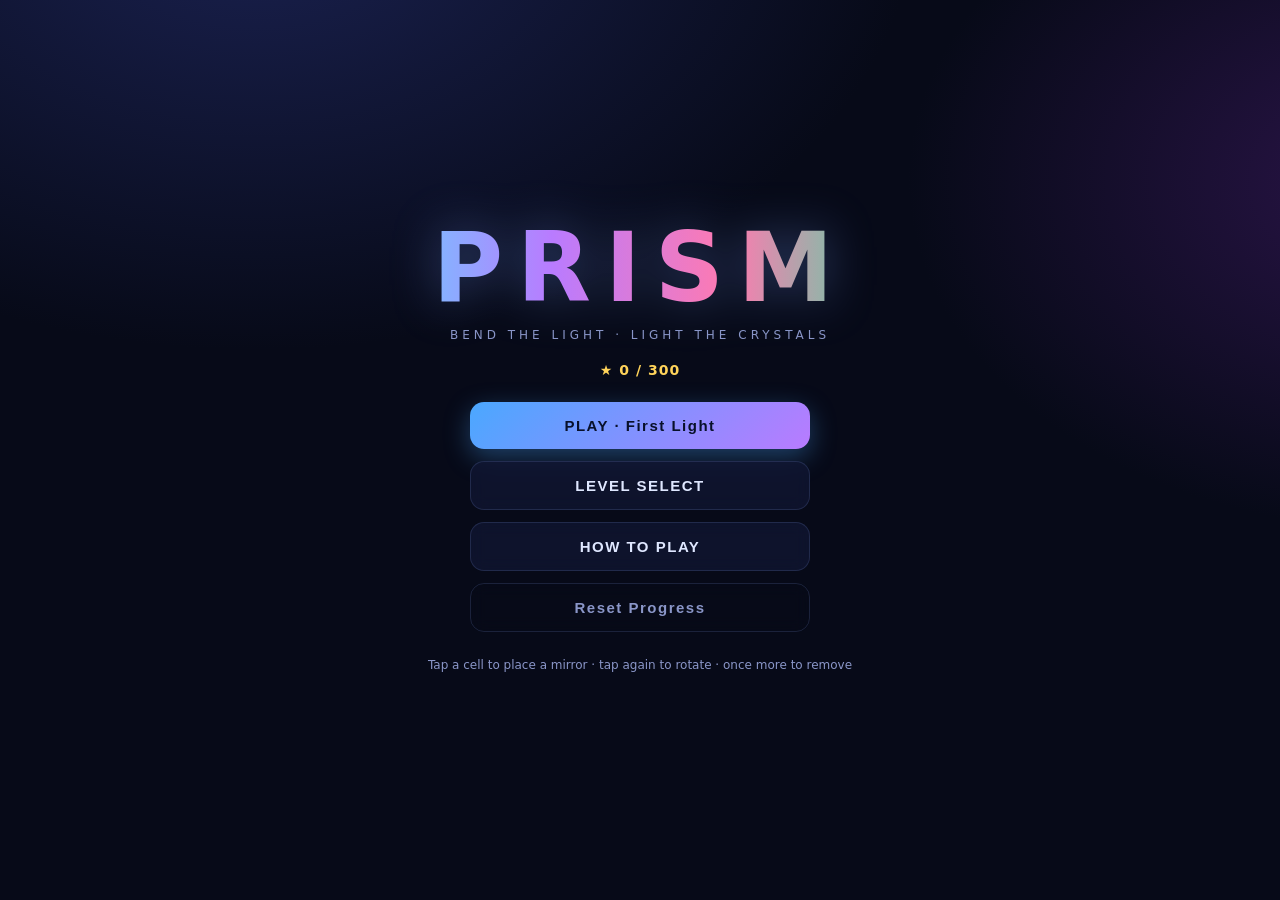
<file: index.html>
<!DOCTYPE html>
<html lang="en">
<head>
  <meta charset="UTF-8" />
  <meta name="viewport" content="width=device-width, initial-scale=1.0, maximum-scale=1.0, user-scalable=no, viewport-fit=cover" />
  <meta name="theme-color" content="#070a18" />
  <meta name="apple-mobile-web-app-capable" content="yes" />
  <meta name="mobile-web-app-capable" content="yes" />
  <title>PRISM — Light Puzzle</title>
  <link rel="stylesheet" href="css/style.css" />
</head>
<body>
  <div id="app">

    <!-- MENU -->
    <section id="screen-menu" class="screen">
      <div class="menu-inner">
        <div class="logo">
          <h1>PRISM</h1>
          <p class="tagline">bend the light · light the crystals</p>
        </div>
        <div class="menu-stars">★ <span id="total-stars">0 / 144</span></div>
        <div class="menu-buttons">
          <button id="btn-continue" class="btn btn-primary" data-idx="0">PLAY</button>
          <button id="btn-play" class="btn">LEVEL SELECT</button>
          <button id="btn-help" class="btn">HOW TO PLAY</button>
          <button id="btn-reset-progress" class="btn btn-ghost">Reset Progress</button>
        </div>
        <p class="hint-text">Tap a cell to place a mirror · tap again to rotate · once more to remove</p>
      </div>
    </section>

    <!-- LEVEL SELECT -->
    <section id="screen-levels" class="screen">
      <header class="topbar">
        <button id="btn-levels-back" class="icon-btn">‹</button>
        <h2>LEVELS</h2>
        <div class="topbar-stars">★ <span id="levels-stars">0 / 96</span></div>
      </header>
      <div id="level-grid" class="level-grid"></div>
    </section>

    <!-- GAME -->
    <section id="screen-game" class="screen">
      <header class="topbar game-bar">
        <button id="btn-quit" class="icon-btn">‹</button>
        <div class="level-meta">
          <span id="world-tag" class="world-tag">World 1</span>
          <span id="level-name" class="level-name">Level</span>
        </div>
        <button id="btn-mute" class="icon-btn">🔊</button>
      </header>

      <div class="hud">
        <div id="mirror-pill" class="pill"><span class="pill-ico">◇</span> Mirrors <b id="mirror-count">0/0</b></div>
        <div class="pill"><span class="pill-ico">◆</span> Lit <b id="target-count">0/0</b></div>
        <div class="pill"><span class="pill-ico">⚡</span> Taps <b id="tap-count">0</b> <i>· par <span id="par-count">0</span></i></div>
      </div>

      <div class="board-wrap">
        <canvas id="board"></canvas>
      </div>

      <div class="controls">
        <button id="btn-reset" class="btn btn-small">↺ Reset</button>
        <button id="btn-hint" class="btn btn-small btn-ghost">💡 Hint</button>
      </div>
    </section>

    <!-- HELP MODAL -->
    <div id="modal-help" class="modal">
      <div class="modal-card help-card">
        <h2>HOW TO PLAY</h2>
        <p class="help-goal">Guide light from each <b>source</b> into every <b>crystal</b>, matching its colour.
          Tap a cell to drop a mirror <b>╱</b>, tap again to flip it <b>╲</b>, once more to remove it.</p>
        <div class="legend">
          <div class="leg"><span class="ic" style="color:#eaf6ff">◉</span><div><b>Source</b> — fires a white beam.</div></div>
          <div class="leg"><span class="ic" style="color:#4aa8ff">◆</span><div><b>Crystal</b> — light it with its exact colour.</div></div>
          <div class="leg"><span class="ic" style="color:#fff">╱</span><div><b>Mirror</b> — you place these; bends the beam 90°.</div></div>
          <div class="leg"><span class="ic" style="color:#8aa0d8">▦</span><div><b>Wall</b> — blocks light.</div></div>
          <div class="leg"><span class="ic" style="color:#ff5a78">▣</span><div><b>Gel</b> — tints white to R/G/B. The wrong colour is absorbed — the beam dies. You can't re-tint.</div></div>
          <div class="leg"><span class="ic" style="color:#cfe6ff">◇</span><div><b>Splitter</b> — turns one beam into two.</div></div>
          <div class="leg"><span class="ic" style="color:#fff">✦</span><div><b>Bleach</b> — washes a beam back to white.</div></div>
          <div class="leg"><span class="ic prism-ic">▲</span><div><b>Prism</b> — splits white: red bends left, green goes straight, blue bends right.</div></div>
          <div class="leg"><span class="ic" style="color:#ffd35a">▯</span><div><b>Gate</b> — a coloured door. Opens only for a beam of its exact colour; anything else is blocked.</div></div>
          <div class="leg"><span class="ic" style="color:#b97bff">◎</span><div><b>Portal</b> — a wormhole. A beam entering one mouth leaves its twin, still heading the same way.</div></div>
          <div class="leg"><span class="ic" style="color:#ff5a78">✷</span><div><b>Void</b> — the abyss. If ANY beam touches it, the whole run fails. Let nothing stray in.</div></div>
        </div>
        <p class="help-mix"><b>Mixing:</b> a crystal adds up all light it receives.
          <span style="color:#ff5a78">red</span>+<span style="color:#4aa8ff">blue</span>=<span style="color:#c66bff">purple</span>,
          <span style="color:#ff5a78">red</span>+<span style="color:#41e0a3">green</span>=<span style="color:#ffd35a">yellow</span>,
          <span style="color:#41e0a3">green</span>+<span style="color:#4aa8ff">blue</span>=<span style="color:#38e6e6">cyan</span>,
          all three = <span style="color:#eaf6ff">white</span>. A stray ray ruins the mix.</p>
        <div class="modal-buttons">
          <button id="btn-help-close" class="btn btn-small btn-primary">Got it</button>
        </div>
      </div>
    </div>

    <!-- WIN MODAL -->
    <div id="modal-win" class="modal">
      <div id="win-card" class="modal-card win-card">
        <div class="win-rays"></div>
        <h2 id="win-title">SOLVED</h2>
        <p id="win-flavor" class="win-flavor">Clean lines.</p>
        <div id="win-stars" class="stars-row">
          <span class="star">★</span><span class="star">★</span><span class="star">★</span>
        </div>
        <p id="win-perfect" class="win-perfect">PERFECT</p>
        <p class="win-stats">Taps <b id="win-taps">0</b> · Par <b id="win-par">0</b></p>
        <div class="modal-buttons">
          <button id="btn-replay" class="btn btn-small btn-ghost">↺ Replay</button>
          <button id="btn-win-levels" class="btn btn-small btn-ghost">≡ Levels</button>
          <button id="btn-next" class="btn btn-small btn-primary">Next ›</button>
        </div>
      </div>
    </div>

  </div>

  <script src="js/engine.js"></script>
  <script src="js/levels.js"></script>
  <script src="js/audio.js"></script>
  <script src="js/render.js"></script>
  <script src="js/game.js"></script>
</body>
</html>
</file>
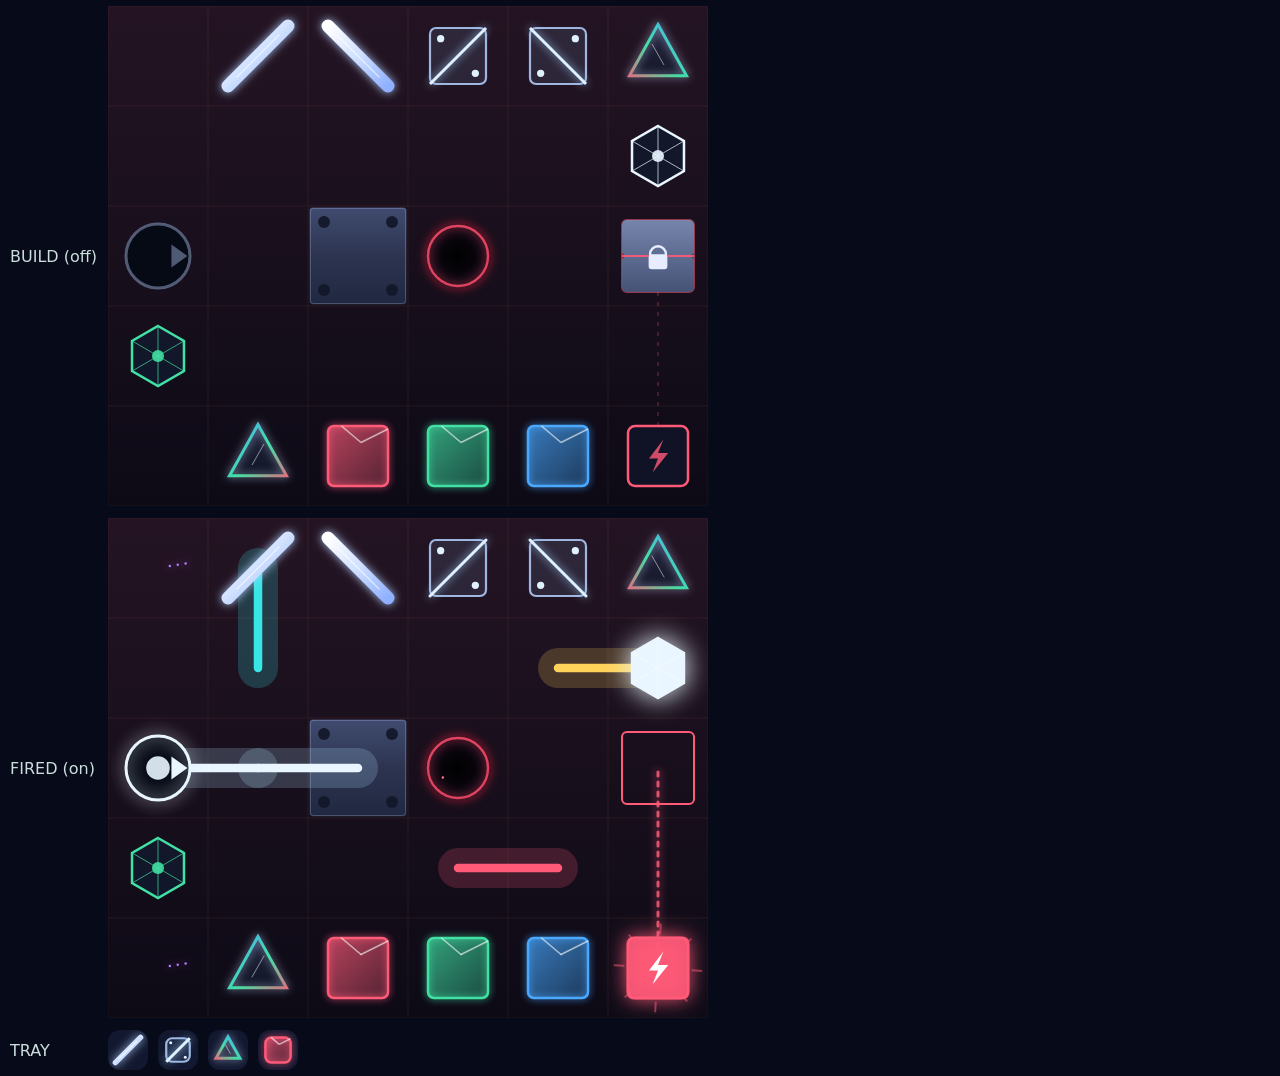
<file: arttest.html>
<!DOCTYPE html><html><head><meta charset="utf-8"/>
<style>body{margin:0;background:#070a18;font-family:system-ui;color:#cdd}
.row{display:flex;gap:8px;align-items:center;padding:6px 10px}
canvas{background:#070a18}</style></head><body>
<div class="row"><div style="width:90px">BUILD (off)</div><canvas id="a" width="600" height="500"></canvas></div>
<div class="row"><div style="width:90px">FIRED (on)</div><canvas id="b" width="600" height="500"></canvas></div>
<div class="row"><div style="width:90px">TRAY</div><span id="tray" style="display:flex;gap:10px"></span></div>
<script src="js/engine2.js"></script>
<script src="js/render2.js"></script>
<script>
const level = { world:1, w:6, h:5,
  sources:[{x:0,y:2,dir:1}],
  targets:[{x:5,y:1,mask:7},{x:0,y:3,mask:2}],
  switches:[{x:5,y:4,mask:4,door:'A'}],
  doors:[{x:5,y:2,door:'A'}],
  teleporters:[{x:0,y:0,pair:'p'},{x:0,y:4,pair:'p'}],
  voids:[[3,2]],
  walls:[[2,2]],
};
const placed=[
  {type:'mirror',x:1,y:0,orient:'/'},{type:'mirror',x:2,y:0,orient:'\\'},
  {type:'splitter',x:3,y:0,orient:'/'},{type:'splitter',x:4,y:0,orient:'\\'},
  {type:'prism',x:5,y:0,orient:'/'},{type:'prism',x:1,y:4,orient:'\\'},
  {type:'filter',x:2,y:4,color:4},{type:'filter',x:3,y:4,color:2},{type:'filter',x:4,y:4,color:1},
];
const fakeSim={ segments:[
  {x1:0.5,y1:2.5,x2:1.5,y2:2.5,mask:7},{x1:1.5,y1:2.5,x2:2.5,y2:2.5,mask:7},
  {x1:3.5,y1:3.5,x2:4.5,y2:3.5,mask:4},{x1:4.5,y1:1.5,x2:5.5,y2:1.5,mask:6},
  {x1:1.5,y1:0.5,x2:1.5,y2:1.5,mask:3} ],
  switchStatus:[{x:5,y:4,on:true}], openDoors:new Set(['A']),
  targetStatus:[{x:5,y:1,lit:true},{x:0,y:3,lit:false}] };
const ra=new Renderer2(document.getElementById('a'));
const rb=new Renderer2(document.getElementById('b'));
ra.layout(level); rb.layout(level);
function loop(){ ra.draw(level,placed,null,{}); rb.draw(level,placed,fakeSim,{}); requestAnimationFrame(loop);} loop();
// tray icons
['mirror','splitter','prism','filter'].forEach(tt=>{const c=document.createElement('canvas');c.style.width='40px';c.style.height='40px';c.style.background='#12182f';c.style.borderRadius='12px';Renderer2.pieceIcon(c,tt,4);document.getElementById('tray').appendChild(c);});
</script></body></html>
</file>
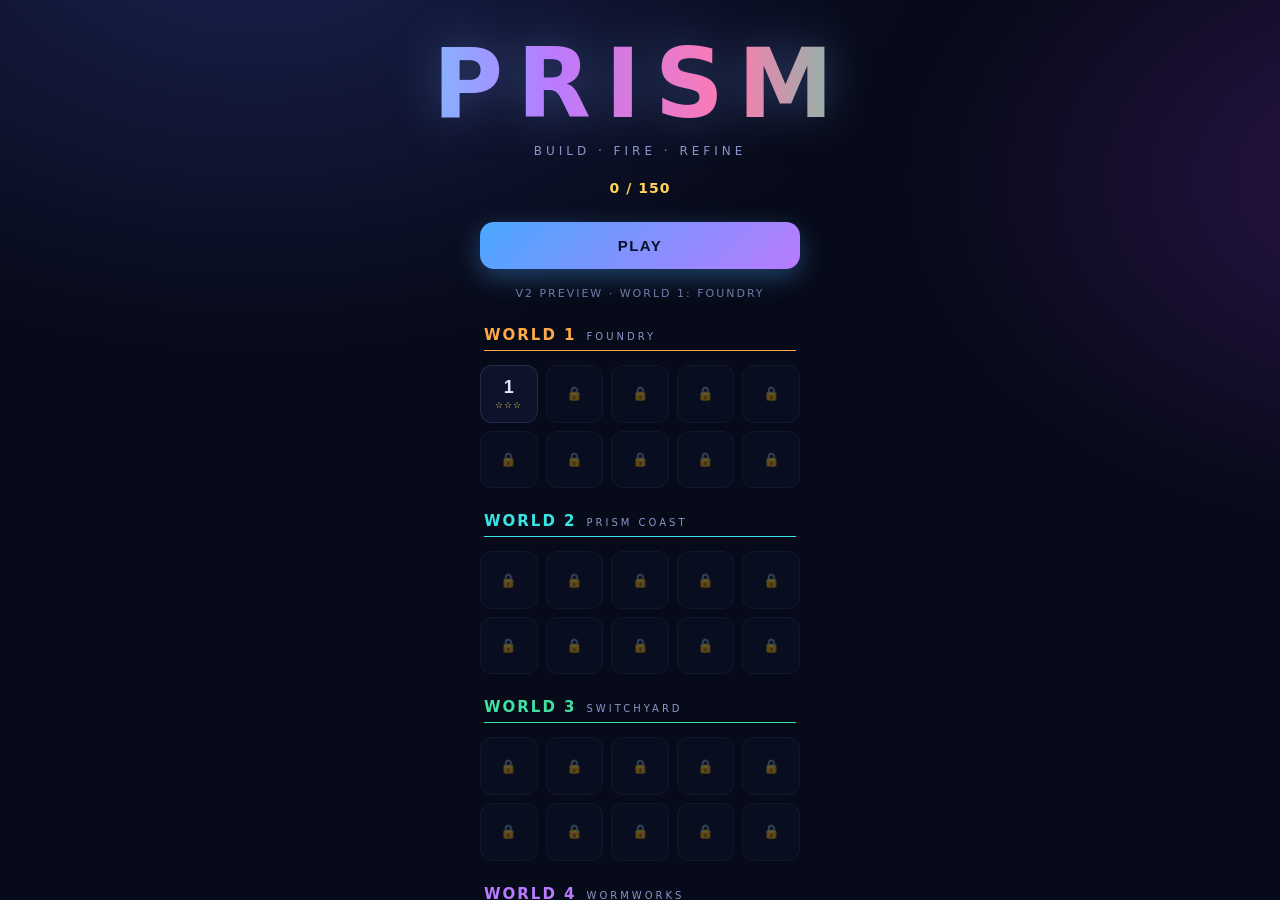
<file: prism2.html>
<!DOCTYPE html>
<html lang="en">
<head>
  <meta charset="UTF-8" />
  <meta name="viewport" content="width=device-width, initial-scale=1.0, maximum-scale=1.0, user-scalable=no, viewport-fit=cover" />
  <meta name="theme-color" content="#070a18" />
  <title>PRISM v2 — Build &amp; Fire</title>
  <link rel="stylesheet" href="css/v2base.css?b=2" />
  <link rel="stylesheet" href="css/style2.css?b=2" />
</head>
<body>
  <div id="app">
    <!-- MENU -->
    <section id="screen-menu2" class="screen screen2 active">
      <div class="menu-inner">
        <div class="logo"><h1>PRISM</h1></div>
        <div class="tagline">build · fire · refine</div>
        <div class="menu-stars" id="menu-stars2">0 / 0</div>
        <div class="menu-buttons">
          <button class="btn btn-primary" id="btn-play2">PLAY</button>
        </div>
        <div class="v2-badge">v2 preview · World 1: Foundry</div>
        <div class="level-grid2" id="level-grid2"></div>
      </div>
    </section>

    <!-- GAME -->
    <section id="screen-game2" class="screen screen2">
      <div class="topbar">
        <button class="icon-btn" id="btn-quit2">‹</button>
        <div class="level-meta"><span class="world-tag" id="lvl-par2">PAR 1</span><span class="level-name" id="lvl-name2">—</span></div>
        <div style="width:42px"></div>
      </div>
      <div class="hud">
        <div class="pill"><span class="pill-ico">◆</span> pieces <b id="pieces-stat">0 / 0</b></div>
        <div class="pill"><span class="pill-ico">⚡</span> fires <b id="fires-stat">0</b></div>
      </div>
      <div class="board-wrap"><canvas id="board2"></canvas></div>
      <div class="tray" id="tray2"></div>
      <div class="controls">
        <button class="btn btn-small btn-ghost" id="btn-clear2">CLEAR</button>
        <button class="btn btn-fire" id="btn-fire">⚡ FIRE</button>
      </div>
    </section>

    <!-- WIN -->
    <div class="modal" id="modal-win2">
      <div class="modal-card win-card" id="win-card2">
        <div class="win-rays"></div>
        <h2 id="win2-title">SOLVED</h2>
        <div class="stars-row" id="win2-stars"><span class="s star">★</span><span class="s star">★</span><span class="s star">★</span></div>
        <p class="win-stats" id="win2-stats"></p>
        <div class="modal-buttons">
          <button class="btn btn-small btn-ghost" id="btn-levels2">LEVELS</button>
          <button class="btn btn-small" id="btn-replay2">REPLAY</button>
          <button class="btn btn-small btn-primary" id="btn-next2">NEXT</button>
        </div>
      </div>
    </div>
  </div>

  <script src="js/engine2.js?b=2"></script>
  <script src="js/levels2.js?b=2"></script>
  <script src="js/audio.js?b=2"></script>
  <script src="js/render2.js?b=2"></script>
  <script src="js/game2.js?b=2"></script>
</body>
</html>
</file>
<file: css/style.css>
:root {
  --bg: #070a18;
  --bg2: #0c1130;
  --panel: rgba(18, 24, 54, 0.7);
  --line: rgba(120, 150, 220, 0.18);
  --text: #dfe7ff;
  --muted: #8a96c8;
  --accent: #4aa8ff;
  --accent2: #b97bff;
  --good: #41e0a3;
  --gold: #ffd35a;
}

* { box-sizing: border-box; -webkit-tap-highlight-color: transparent; }
html, body { margin: 0; height: 100%; }
body {
  font-family: -apple-system, BlinkMacSystemFont, "Segoe UI", system-ui, sans-serif;
  color: var(--text);
  background:
    radial-gradient(1200px 800px at 20% -10%, #1a2150 0%, transparent 55%),
    radial-gradient(1000px 700px at 110% 20%, #2a1448 0%, transparent 50%),
    var(--bg);
  overflow: hidden;
  user-select: none;
  -webkit-user-select: none;
}

#app { position: relative; height: 100vh; height: 100dvh; max-width: 560px; margin: 0 auto; }

.screen {
  position: absolute; inset: 0;
  display: none; flex-direction: column;
  padding: max(16px, env(safe-area-inset-top)) 16px max(16px, env(safe-area-inset-bottom));
  animation: fade .28s ease;
}
.screen.active { display: flex; }
@keyframes fade { from { opacity: 0; transform: translateY(6px) scale(.995); } to { opacity: 1; transform: none; } }
body.reduced-motion .screen { animation: none; }

/* ---------- MENU ---------- */
.menu-inner { margin: auto; width: 100%; text-align: center; }
.logo h1 {
  font-size: clamp(56px, 18vw, 96px);
  margin: 0; letter-spacing: 14px; font-weight: 800;
  background: linear-gradient(90deg, #6ad0ff, #b97bff, #ff7ab0, #41e0a3);
  -webkit-background-clip: text; background-clip: text; color: transparent;
  filter: drop-shadow(0 0 24px rgba(120, 160, 255, .35));
  animation: hue 8s linear infinite;
}
@keyframes hue { to { filter: drop-shadow(0 0 24px rgba(120,160,255,.35)) hue-rotate(360deg); } }
body.reduced-motion .logo h1 { animation: none; }
.tagline { color: var(--muted); letter-spacing: 4px; text-transform: uppercase; font-size: 12px; margin-top: 4px; }
.menu-stars { margin: 20px 0 24px; color: var(--gold); font-weight: 700; letter-spacing: 1px; }
.menu-buttons { display: flex; flex-direction: column; gap: 12px; max-width: 340px; margin: 0 auto; }
.menu-row { display: flex; gap: 12px; }
.menu-row .btn { flex: 1; }
.hint-text { color: var(--muted); font-size: 12px; margin-top: 24px; line-height: 1.6; padding: 0 10px; }

/* ---------- BUTTONS ---------- */
.btn {
  border: 1px solid var(--line); background: var(--panel); color: var(--text);
  padding: 15px 18px; border-radius: 14px; font-size: 15px; font-weight: 700;
  letter-spacing: 1.5px; cursor: pointer; backdrop-filter: blur(8px);
  transition: transform .08s ease, box-shadow .2s ease, background .2s ease;
}
.btn:active { transform: scale(.96); }
.btn-primary {
  background: linear-gradient(135deg, var(--accent), var(--accent2));
  border: none; color: #08102a; box-shadow: 0 8px 26px rgba(74, 168, 255, .35);
}
.btn-ghost { background: transparent; color: var(--muted); }
.btn-small { padding: 12px 16px; font-size: 13px; border-radius: 12px; }

.icon-btn {
  width: 42px; height: 42px; border-radius: 12px; border: 1px solid var(--line);
  background: var(--panel); color: var(--text); font-size: 22px; cursor: pointer;
  display: grid; place-items: center; line-height: 1;
}
.icon-btn:active { transform: scale(.92); }

/* ---------- TOPBAR ---------- */
.topbar { display: flex; align-items: center; justify-content: space-between; gap: 10px; margin-bottom: 8px; }
.topbar h2 { margin: 0; letter-spacing: 6px; font-size: 18px; }
.topbar-stars, .menu-stars { color: var(--gold); font-weight: 700; font-size: 14px; }
.level-meta { text-align: center; flex: 1; overflow: hidden; }
.world-tag { display: block; font-size: 10px; letter-spacing: 2px; color: var(--muted); text-transform: uppercase; }
.level-name { display: block; font-size: 16px; font-weight: 700; letter-spacing: 2px; }

/* ---------- WORLD LIST ---------- */
.world-list { overflow-y: auto; padding: 8px 2px 30px; flex: 1; display: flex; flex-direction: column; gap: 12px; }
.world-card {
  position: relative; text-align: left; border: 1px solid var(--line); border-radius: 16px;
  background: var(--panel); padding: 16px 16px; cursor: pointer; overflow: hidden;
  transition: transform .08s ease, box-shadow .2s ease, border-color .2s ease;
  border-left: 4px solid var(--wc, #4aa8ff);
}
.world-card:active { transform: scale(.985); }
.world-card .wc-num { font-size: 11px; letter-spacing: 3px; color: var(--muted); }
.world-card .wc-name { font-size: 20px; font-weight: 800; letter-spacing: 2px; margin: 2px 0 4px; color: #fff; }
.world-card .wc-mech { font-size: 12px; color: var(--muted); }
.world-card .wc-stars { position: absolute; top: 16px; right: 16px; color: var(--gold); font-size: 13px; font-weight: 700; }
.world-card .wc-bar { height: 6px; border-radius: 999px; background: rgba(255,255,255,.08); margin-top: 12px; overflow: hidden; }
.world-card .wc-fill { height: 100%; border-radius: 999px; background: var(--wc, #4aa8ff); width: 0; transition: width .4s ease; }
.world-card.locked { opacity: .5; cursor: default; }
.world-card.locked .wc-name::after { content: " 🔒"; font-size: 14px; }
.world-card.done { box-shadow: 0 0 0 1px var(--wc, #4aa8ff) inset, 0 8px 26px rgba(0,0,0,.25); }
.world-card .wc-check { position: absolute; top: 14px; right: 16px; color: var(--wc); font-size: 16px; }

/* ---------- LEVEL GRID ---------- */
.levels-sub { color: var(--muted); font-size: 12px; margin: 0 4px 10px; letter-spacing: 1px; text-transform: uppercase; }
.level-grid { overflow-y: auto; padding: 4px 2px 30px; flex: 1;
  display: grid; grid-template-columns: repeat(4, 1fr); gap: 10px; align-content: start; }
.level-btn {
  aspect-ratio: 1; border-radius: 14px; border: 1px solid var(--line);
  background: var(--panel); color: var(--text); cursor: pointer;
  display: flex; flex-direction: column; align-items: center; justify-content: center; gap: 4px;
  transition: transform .08s ease, box-shadow .2s ease;
}
.level-btn:active { transform: scale(.94); }
.level-btn .num { font-size: 22px; font-weight: 800; }
.level-btn .lvstars { font-size: 11px; color: var(--gold); letter-spacing: 1px; }
.level-btn.locked { opacity: .4; cursor: default; }
.level-btn.done { border-color: color-mix(in srgb, var(--accent) 50%, var(--line)); }
.level-btn.locked .lock { font-size: 20px; }
.level-btn:not(.locked):hover { box-shadow: 0 6px 20px rgba(74,168,255,.25); }

/* ---------- GAME ---------- */
.hud { display: flex; gap: 8px; justify-content: center; flex-wrap: wrap; margin: 6px 0 8px; }
.pill {
  background: var(--panel); border: 1px solid var(--line); border-radius: 999px;
  padding: 7px 13px; font-size: 12px; color: var(--muted); letter-spacing: .5px;
  display: flex; align-items: center; gap: 6px;
}
.pill b { color: var(--text); font-size: 13px; }
.pill i { color: var(--muted); font-style: normal; opacity: .8; }
.pill-ico { opacity: .8; }
.pill.flash { animation: flash .4s ease; }
@keyframes flash { 0%,100% { background: var(--panel); } 30% { background: rgba(255,90,120,.35); border-color: #ff5a78; } }

.board-wrap { flex: 1; display: flex; min-height: 0; padding: 6px 0; }
#board { width: 100%; height: 100%; touch-action: manipulation; }
#board.hinting { animation: hintpulse 1.4s ease; }
@keyframes hintpulse { 0%,100% { filter: none; } 50% { filter: drop-shadow(0 0 18px rgba(120,200,255,.6)); } }
body.reduced-motion #board.hinting { animation: none; }

.controls { display: flex; gap: 10px; justify-content: center; padding-top: 8px; }

/* ---------- MODALS ---------- */
.modal {
  position: absolute; inset: 0; display: none; place-items: center;
  background: rgba(4, 6, 16, .72); backdrop-filter: blur(6px); z-index: 20; padding: 20px;
}
.modal.show { display: grid; animation: fade .25s ease; }
.modal-card {
  width: 100%; max-width: 340px; text-align: center;
  background: linear-gradient(160deg, rgba(30,38,80,.9), rgba(16,20,46,.95));
  border: 1px solid var(--line); border-radius: 22px; padding: 28px 22px;
  box-shadow: 0 30px 80px rgba(0,0,0,.5);
  animation: pop .35s cubic-bezier(.2,1.4,.4,1);
}
body.reduced-motion .modal-card { animation: none; }
@keyframes pop { from { transform: scale(.85); opacity: 0; } to { transform: none; opacity: 1; } }
.modal-card h2 { margin: 0 0 14px; letter-spacing: 6px; font-size: 26px;
  background: linear-gradient(90deg,#6ad0ff,#41e0a3); -webkit-background-clip: text; background-clip: text; color: transparent; }
.stars-row { display: flex; justify-content: center; gap: 14px; margin: 6px 0 14px; }
.stars-row .star { font-size: 44px; color: rgba(255,255,255,.12); transition: transform .3s, color .3s, text-shadow .3s; }
.stars-row .star.on { color: var(--gold); text-shadow: 0 0 22px rgba(255,211,90,.8); transform: scale(1.18) rotate(-6deg); }

/* help / legend */
.help-card { max-width: 440px; text-align: left; max-height: 88vh; overflow-y: auto; }
.help-card h2 { text-align: center; }
.help-goal { color: var(--text); font-size: 13px; line-height: 1.6; margin: 0 0 14px; }
.help-goal b { color: #fff; }
.legend { display: flex; flex-direction: column; gap: 8px; margin: 4px 0 14px; }
.leg { display: flex; gap: 12px; align-items: flex-start; font-size: 12.5px; color: var(--muted); line-height: 1.45; }
.leg .ic { width: 22px; text-align: center; font-size: 18px; flex: 0 0 22px; }
.leg b { color: var(--text); }
.prism-ic { background: linear-gradient(135deg,#ff5a78,#41e0a3,#4aa8ff); -webkit-background-clip: text; background-clip: text; color: transparent; }
.help-mix { font-size: 12.5px; color: var(--muted); line-height: 1.7; background: rgba(0,0,0,.2); padding: 10px 12px; border-radius: 10px; margin: 0 0 16px; }
.help-mix b { color: var(--text); }

/* settings */
.settings-card { text-align: left; max-width: 360px; }
.settings-card h2 { text-align: center; }
.setting { display: flex; align-items: center; justify-content: space-between; padding: 13px 4px; border-bottom: 1px solid var(--line); font-size: 14px; }
.toggle { width: 50px; height: 28px; border-radius: 999px; border: 1px solid var(--line); background: rgba(0,0,0,.3); position: relative; cursor: pointer; transition: background .2s; }
.toggle::after { content: ""; position: absolute; top: 2px; left: 2px; width: 22px; height: 22px; border-radius: 50%; background: #8a96c8; transition: transform .2s, background .2s; }
.toggle[aria-pressed="true"] { background: linear-gradient(135deg, var(--accent), var(--accent2)); border-color: transparent; }
.toggle[aria-pressed="true"]::after { transform: translateX(22px); background: #fff; }
.settings-buttons { margin-top: 18px; }
.settings-about { color: var(--muted); font-size: 11px; line-height: 1.6; margin: 16px 0 0; text-align: center; }

/* themed, celebratory win screen */
.win-card, .world-card.modal-card { position: relative; overflow: hidden; --accent: #4aa8ff; border-color: color-mix(in srgb, var(--accent) 40%, transparent); }
.win-rays { position: absolute; inset: -40% -40% auto -40%; height: 200%; pointer-events: none; opacity: .5;
  background: conic-gradient(from 0deg, transparent 0 12deg, color-mix(in srgb, var(--accent) 35%, transparent) 12deg 14deg, transparent 14deg 30deg,
    color-mix(in srgb, var(--accent) 35%, transparent) 30deg 32deg, transparent 32deg 48deg, color-mix(in srgb, var(--accent) 35%, transparent) 48deg 50deg, transparent 50deg);
  animation: spin 14s linear infinite; }
@keyframes spin { to { transform: rotate(360deg); } }
body.reduced-motion .win-rays { animation: none; }
.win-card h2, .world-card h2 { position: relative; margin: 0 0 4px; letter-spacing: 6px; font-size: 30px;
  color: var(--accent); text-shadow: 0 0 26px color-mix(in srgb, var(--accent) 70%, transparent);
  -webkit-text-fill-color: var(--accent); animation: winpop .4s cubic-bezier(.2,1.5,.4,1); }
body.reduced-motion .win-card h2, body.reduced-motion .world-card h2 { animation: none; }
@keyframes winpop { from { transform: scale(.6); opacity: 0; } to { transform: none; opacity: 1; } }
.win-flavor { position: relative; color: var(--muted); font-size: 13px; letter-spacing: 1px; margin: 0 0 14px; }
.win-perfect { position: relative; height: 16px; margin: -4px 0 6px; font-size: 13px; letter-spacing: 4px; font-weight: 800;
  color: var(--gold); opacity: 0; transform: translateY(6px); transition: opacity .3s, transform .3s; text-shadow: 0 0 18px rgba(255,211,90,.8); }
.win-perfect.show { opacity: 1; transform: none; }
.win-stats { position: relative; color: var(--muted); font-size: 14px; margin: 4px 0 20px; }
.win-stats b { color: var(--text); }
.modal-buttons { display: flex; gap: 8px; justify-content: center; flex-wrap: wrap; }

/* world-complete */
.world-kicker { position: relative; color: var(--muted); letter-spacing: 5px; font-size: 11px; margin: 0 0 6px; }
.world-done-stars { position: relative; color: var(--gold); font-weight: 700; letter-spacing: 2px; margin: 8px 0 20px; font-size: 15px; }

@media (max-height: 680px) {
  .logo h1 { font-size: 64px; }
  .hint-text { display: none; }
}
</file>
<file: css/v2base.css>
:root {
  --bg: #070a18;
  --bg2: #0c1130;
  --panel: rgba(18, 24, 54, 0.7);
  --line: rgba(120, 150, 220, 0.18);
  --text: #dfe7ff;
  --muted: #8a96c8;
  --accent: #4aa8ff;
  --accent2: #b97bff;
  --good: #41e0a3;
  --gold: #ffd35a;
}

* { box-sizing: border-box; -webkit-tap-highlight-color: transparent; }
html, body { margin: 0; height: 100%; }
body {
  font-family: -apple-system, BlinkMacSystemFont, "Segoe UI", system-ui, sans-serif;
  color: var(--text);
  background:
    radial-gradient(1200px 800px at 20% -10%, #1a2150 0%, transparent 55%),
    radial-gradient(1000px 700px at 110% 20%, #2a1448 0%, transparent 50%),
    var(--bg);
  overflow: hidden;
  user-select: none;
  -webkit-user-select: none;
}

#app { position: relative; height: 100vh; height: 100dvh; max-width: 560px; margin: 0 auto; }

.screen {
  position: absolute; inset: 0;
  display: none; flex-direction: column;
  padding: max(16px, env(safe-area-inset-top)) 16px max(16px, env(safe-area-inset-bottom));
  animation: fade .25s ease;
}
.screen.active { display: flex; }
@keyframes fade { from { opacity: 0; transform: scale(.99); } to { opacity: 1; transform: none; } }

/* ---------- MENU ---------- */
.menu-inner { margin: auto; width: 100%; text-align: center; }
.logo h1 {
  font-size: clamp(56px, 18vw, 96px);
  margin: 0; letter-spacing: 14px; font-weight: 800;
  background: linear-gradient(90deg, #6ad0ff, #b97bff, #ff7ab0, #41e0a3);
  -webkit-background-clip: text; background-clip: text; color: transparent;
  filter: drop-shadow(0 0 24px rgba(120, 160, 255, .35));
  animation: hue 8s linear infinite;
}
@keyframes hue { to { filter: drop-shadow(0 0 24px rgba(120,160,255,.35)) hue-rotate(360deg); } }
.tagline { color: var(--muted); letter-spacing: 4px; text-transform: uppercase; font-size: 12px; margin-top: 4px; }
.menu-stars { margin: 22px 0 26px; color: var(--gold); font-weight: 700; letter-spacing: 1px; }
.menu-buttons { display: flex; flex-direction: column; gap: 12px; max-width: 320px; margin: 0 auto; }
.hint-text { color: var(--muted); font-size: 12px; margin-top: 26px; line-height: 1.6; padding: 0 10px; }

/* ---------- BUTTONS ---------- */
.btn {
  border: 1px solid var(--line); background: var(--panel); color: var(--text);
  padding: 15px 18px; border-radius: 14px; font-size: 15px; font-weight: 700;
  letter-spacing: 1.5px; cursor: pointer; backdrop-filter: blur(8px);
  transition: transform .08s ease, box-shadow .2s ease, background .2s ease;
}
.btn:active { transform: scale(.96); }
.btn-primary {
  background: linear-gradient(135deg, var(--accent), var(--accent2));
  border: none; color: #08102a; box-shadow: 0 8px 26px rgba(74, 168, 255, .35);
}
.btn-ghost { background: transparent; color: var(--muted); }
.btn-small { padding: 12px 16px; font-size: 13px; border-radius: 12px; }

.icon-btn {
  width: 42px; height: 42px; border-radius: 12px; border: 1px solid var(--line);
  background: var(--panel); color: var(--text); font-size: 22px; cursor: pointer;
  display: grid; place-items: center; line-height: 1;
}
.icon-btn:active { transform: scale(.92); }

/* ---------- TOPBAR ---------- */
.topbar { display: flex; align-items: center; justify-content: space-between; gap: 10px; margin-bottom: 14px; }
.topbar h2 { margin: 0; letter-spacing: 6px; font-size: 18px; }
.topbar-stars, .menu-stars { color: var(--gold); font-weight: 700; font-size: 14px; }
.level-meta { text-align: center; flex: 1; overflow: hidden; }
.world-tag { display: block; font-size: 10px; letter-spacing: 2px; color: var(--muted); text-transform: uppercase; }
.level-name { display: block; font-size: 16px; font-weight: 700; letter-spacing: 2px; }

/* ---------- LEVEL GRID ---------- */
.level-grid { overflow-y: auto; padding: 4px 2px 30px; flex: 1; }
.world-head {
  display: flex; align-items: baseline; gap: 10px; margin: 18px 4px 10px;
  padding-bottom: 8px; border-bottom: 1px solid var(--line);
}
.world-head span { font-size: 11px; letter-spacing: 3px; color: var(--muted); }
.world-head b { font-size: 16px; letter-spacing: 2px; }
.level-grid { display: grid; grid-template-columns: repeat(4, 1fr); gap: 10px; align-content: start; }
.level-grid .world-head { grid-column: 1 / -1; }
.level-btn {
  aspect-ratio: 1; border-radius: 14px; border: 1px solid var(--line);
  background: var(--panel); color: var(--text); cursor: pointer;
  display: flex; flex-direction: column; align-items: center; justify-content: center; gap: 4px;
  transition: transform .08s ease, box-shadow .2s ease;
}
.level-btn:active { transform: scale(.94); }
.level-btn .num { font-size: 22px; font-weight: 800; }
.level-btn .lvstars { font-size: 11px; color: var(--gold); letter-spacing: 1px; }
.level-btn.locked { opacity: .4; cursor: default; }
.level-btn.locked .lock { font-size: 20px; }
.level-btn:not(.locked):hover { box-shadow: 0 6px 20px rgba(74,168,255,.25); }

/* ---------- GAME ---------- */
.hud { display: flex; gap: 8px; justify-content: center; flex-wrap: wrap; margin-bottom: 10px; }
.pill {
  background: var(--panel); border: 1px solid var(--line); border-radius: 999px;
  padding: 7px 13px; font-size: 12px; color: var(--muted); letter-spacing: .5px;
  display: flex; align-items: center; gap: 6px;
}
.pill b { color: var(--text); font-size: 13px; }
.pill i { color: var(--muted); font-style: normal; opacity: .8; }
.pill-ico { opacity: .8; }
.pill.flash { animation: flash .4s ease; }
@keyframes flash { 0%,100% { background: var(--panel); } 30% { background: rgba(255,90,120,.35); border-color: #ff5a78; } }

.level-note-bar {
  text-align: center; color: var(--muted); font-size: 12px; line-height: 1.4;
  padding: 2px 12px 6px; min-height: 16px; font-style: italic;
}
.board-wrap { flex: 1; display: flex; min-height: 0; padding: 6px 0; }
#board { width: 100%; height: 100%; touch-action: manipulation; }
#board.hinting { animation: hintpulse 1.4s ease; }
@keyframes hintpulse { 0%,100% { filter: none; } 50% { filter: drop-shadow(0 0 18px rgba(120,200,255,.6)); } }

.controls { display: flex; gap: 10px; justify-content: center; padding-top: 10px; }

/* ---------- WIN MODAL ---------- */
.modal {
  position: absolute; inset: 0; display: none; place-items: center;
  background: rgba(4, 6, 16, .72); backdrop-filter: blur(6px); z-index: 20; padding: 20px;
}
.modal.show { display: grid; animation: fade .25s ease; }
.modal-card {
  width: 100%; max-width: 340px; text-align: center;
  background: linear-gradient(160deg, rgba(30,38,80,.9), rgba(16,20,46,.95));
  border: 1px solid var(--line); border-radius: 22px; padding: 28px 22px;
  box-shadow: 0 30px 80px rgba(0,0,0,.5);
  animation: pop .35s cubic-bezier(.2,1.4,.4,1);
}
@keyframes pop { from { transform: scale(.85); opacity: 0; } to { transform: none; opacity: 1; } }
.modal-card h2 { margin: 0 0 14px; letter-spacing: 6px; font-size: 26px;
  background: linear-gradient(90deg,#6ad0ff,#41e0a3); -webkit-background-clip: text; background-clip: text; color: transparent; }
.stars-row { display: flex; justify-content: center; gap: 14px; margin: 6px 0 14px; }
.stars-row .star { font-size: 44px; color: rgba(255,255,255,.12); transition: transform .3s, color .3s, text-shadow .3s; }
.stars-row .star.on { color: var(--gold); text-shadow: 0 0 22px rgba(255,211,90,.8); transform: scale(1.18) rotate(-6deg); }
/* help / legend */
.help-card { max-width: 420px; text-align: left; max-height: 86vh; overflow-y: auto; }
.help-card h2 { text-align: center; }
.help-goal { color: var(--text); font-size: 13px; line-height: 1.6; margin: 0 0 14px; }
.help-goal b { color: #fff; }
.legend { display: flex; flex-direction: column; gap: 9px; margin: 4px 0 14px; }
.leg { display: flex; gap: 12px; align-items: flex-start; font-size: 12.5px; color: var(--muted); line-height: 1.45; }
.leg .ic { width: 22px; text-align: center; font-size: 18px; flex: 0 0 22px; }
.leg b { color: var(--text); }
.prism-ic { background: linear-gradient(135deg,#ff5a78,#41e0a3,#4aa8ff); -webkit-background-clip: text; background-clip: text; color: transparent; }
.help-mix { font-size: 12.5px; color: var(--muted); line-height: 1.7; background: rgba(0,0,0,.2); padding: 10px 12px; border-radius: 10px; margin: 0 0 16px; }
.help-mix b { color: var(--text); }

/* themed, celebratory win screen */
.win-card { position: relative; overflow: hidden; --accent: #4aa8ff; border-color: color-mix(in srgb, var(--accent) 40%, transparent); }
.win-rays { position: absolute; inset: -40% -40% auto -40%; height: 200%; pointer-events: none; opacity: .5;
  background: conic-gradient(from 0deg, transparent 0 12deg, color-mix(in srgb, var(--accent) 35%, transparent) 12deg 14deg, transparent 14deg 30deg,
    color-mix(in srgb, var(--accent) 35%, transparent) 30deg 32deg, transparent 32deg 48deg, color-mix(in srgb, var(--accent) 35%, transparent) 48deg 50deg, transparent 50deg);
  animation: spin 14s linear infinite; }
@keyframes spin { to { transform: rotate(360deg); } }
.win-card h2 { position: relative; margin: 0 0 4px; letter-spacing: 6px; font-size: 30px;
  color: var(--accent); text-shadow: 0 0 26px color-mix(in srgb, var(--accent) 70%, transparent);
  -webkit-text-fill-color: var(--accent); animation: winpop .4s cubic-bezier(.2,1.5,.4,1); }
@keyframes winpop { from { transform: scale(.6); opacity: 0; } to { transform: none; opacity: 1; } }
.win-flavor { position: relative; color: var(--muted); font-size: 13px; letter-spacing: 1px; margin: 0 0 14px; }
.win-perfect { position: relative; height: 16px; margin: -4px 0 6px; font-size: 13px; letter-spacing: 4px; font-weight: 800;
  color: var(--gold); opacity: 0; transform: translateY(6px); transition: opacity .3s, transform .3s; text-shadow: 0 0 18px rgba(255,211,90,.8); }
.win-perfect.show { opacity: 1; transform: none; }
.win-stats { position: relative; color: var(--muted); font-size: 14px; margin: 4px 0 20px; }
.win-stats b { color: var(--text); }
.modal-buttons { display: flex; gap: 8px; justify-content: center; }

@media (max-height: 680px) {
  .logo h1 { font-size: 64px; }
  .hint-text { display: none; }
}
</file>
<file: css/style2.css>
/* PRISM v2 — styles for the build-and-fire loop (layered on style.css) */
/* mobile-first: the board canvas MUST fill its flex slot, never its backing-store size */
#board2 { width: 100%; height: 100%; display: block; touch-action: manipulation; }
.screen2 { padding: max(10px, env(safe-area-inset-top)) 12px max(10px, env(safe-area-inset-bottom)); }
.screen2 .board-wrap { flex: 1 1 auto; min-height: 0; display: flex; padding: 4px 0; }
.screen2 .hud { margin-bottom: 6px; }
.v2-badge { color: var(--muted); font-size: 11px; letter-spacing: 2px; text-transform: uppercase; margin: 18px 0 10px; opacity: .8; }

/* menu scrolls through 5 worlds */
#screen-menu2 { justify-content: flex-start; overflow-y: auto; }
#screen-menu2 .menu-inner { margin: 0 auto; padding: 18px 0 30px; }
.world-head2 { grid-column: 1 / -1; display: flex; align-items: baseline; gap: 10px; margin: 16px 4px 6px;
  padding-bottom: 6px; border-bottom: 1px solid currentColor; }
.world-head2 b { font-size: 15px; letter-spacing: 2px; }
.world-head2 span { font-size: 10px; letter-spacing: 3px; color: var(--muted); }

.level-grid2 { display: grid; grid-template-columns: repeat(5, 1fr); gap: 8px; max-width: 320px; margin: 4px auto 0; }
.lvl-btn {
  aspect-ratio: 1; border-radius: 12px; border: 1px solid var(--line); background: var(--panel); color: var(--text);
  cursor: pointer; display: flex; flex-direction: column; align-items: center; justify-content: center; gap: 2px;
  transition: transform .08s ease, box-shadow .2s ease;
}
.lvl-btn:active { transform: scale(.94); }
.lvl-btn .n { font-size: 18px; font-weight: 800; }
.lvl-btn .s { font-size: 9px; color: var(--gold); letter-spacing: 1px; }
.lvl-btn.locked { opacity: .4; cursor: default; }

/* inventory tray */
.tray { display: flex; gap: 10px; justify-content: center; flex-wrap: wrap; padding: 8px 0 2px; min-height: 56px; }
.tray.flash { animation: trayflash .4s ease; }
@keyframes trayflash { 0%,100% {} 30% { filter: drop-shadow(0 0 8px rgba(255,90,120,.8)); } }
.tool {
  position: relative; width: 60px; height: 64px; border-radius: 14px;
  border: 1px solid var(--line); background: var(--panel); color: var(--text); cursor: pointer;
  display: flex; flex-direction: column; align-items: center; justify-content: center; gap: 1px;
  transition: transform .08s ease, border-color .15s ease, box-shadow .15s ease;
}
.tool:active { transform: scale(.92); }
.tool .ticon { width: 38px; height: 38px; }
.tool .tl { font-size: 8.5px; letter-spacing: .5px; text-transform: uppercase; color: var(--muted); line-height: 1; }
.tool .tc { position: absolute; right: 5px; top: 4px; font-size: 11px; font-weight: 800; color: var(--text); }
.tool.sel { border-color: var(--accent); box-shadow: 0 0 0 2px rgba(74,168,255,.35), 0 6px 18px rgba(74,168,255,.25); }
.tool.sel .tl { color: var(--accent); }
.tool.empty { opacity: .35; }

/* fire button */
.btn-fire {
  background: linear-gradient(135deg, #ffd35a, #ff8a5a); border: none; color: #2a1400;
  font-size: 16px; font-weight: 800; letter-spacing: 2px; padding: 15px 34px; border-radius: 14px;
  box-shadow: 0 8px 26px rgba(255,160,80,.4); transition: transform .08s ease, box-shadow .2s ease;
}
.btn-fire:active { transform: scale(.95); box-shadow: 0 4px 14px rgba(255,160,80,.5); }
</file>
